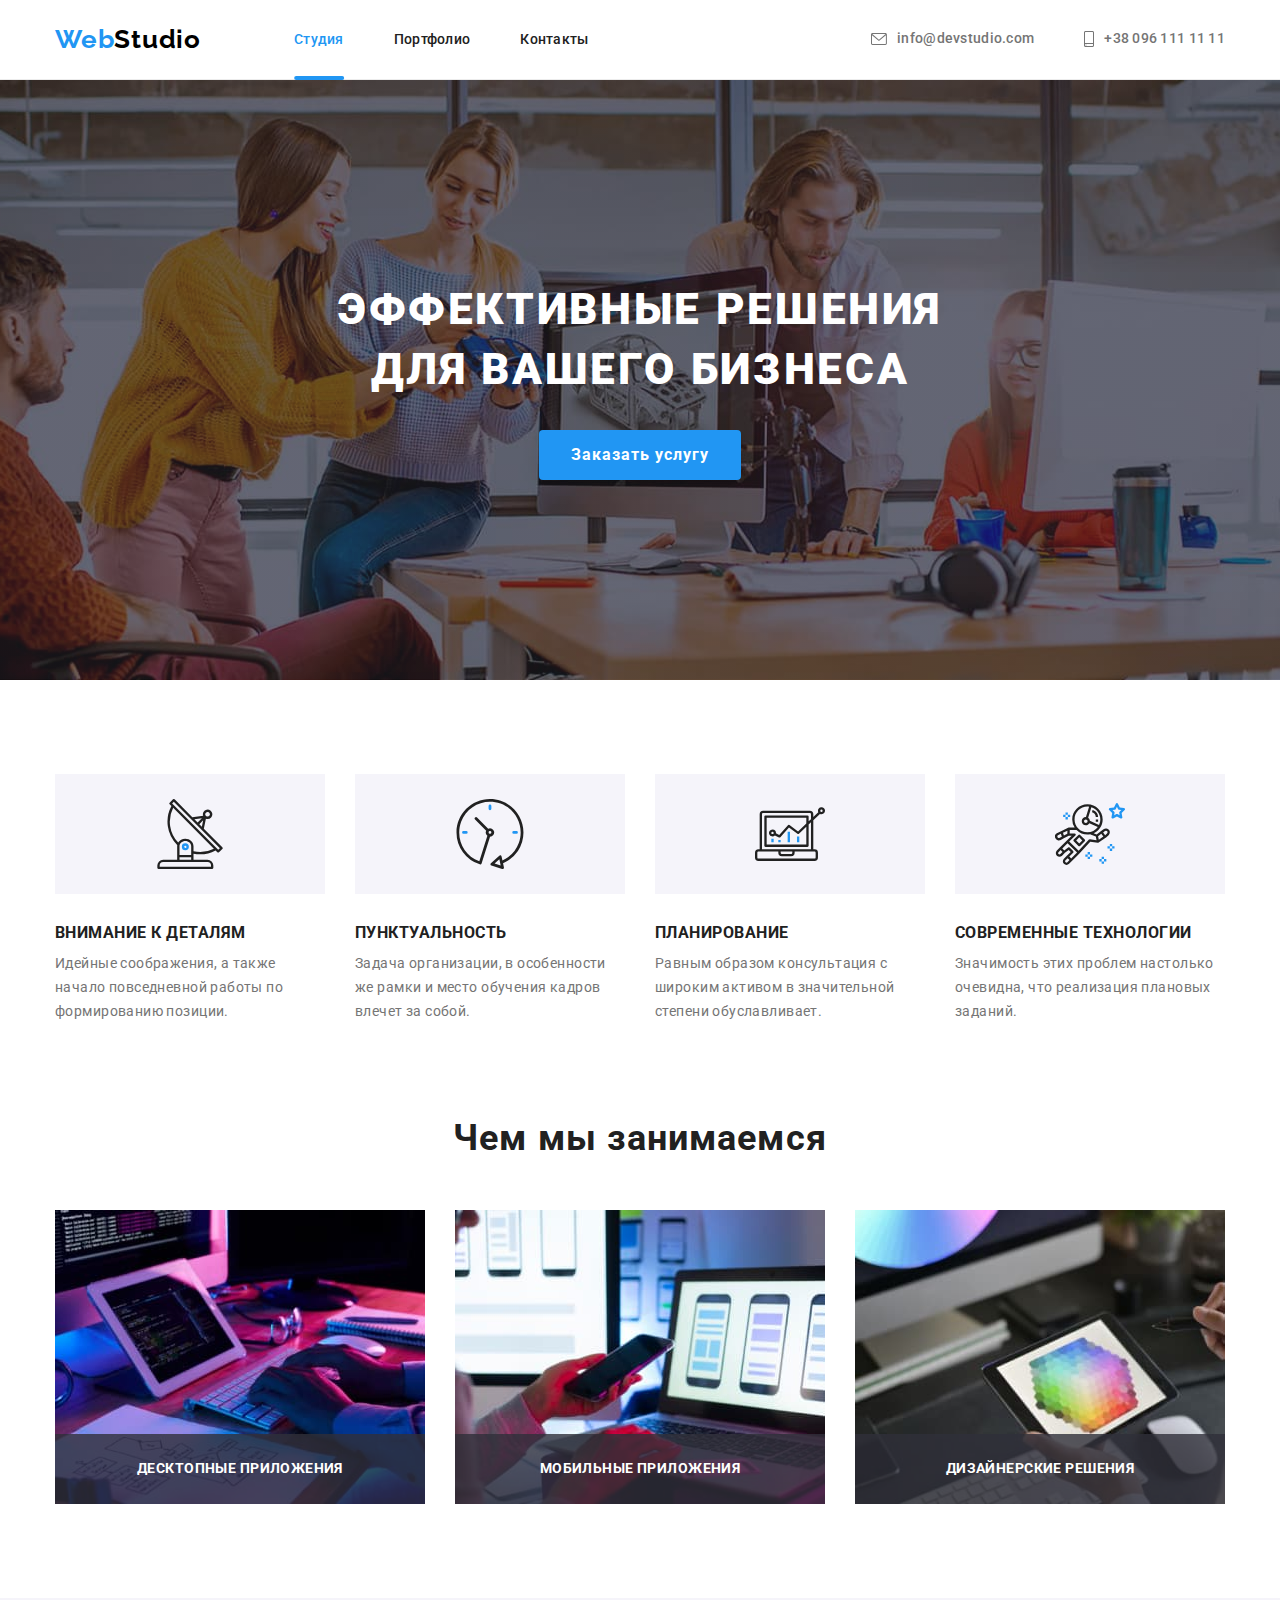
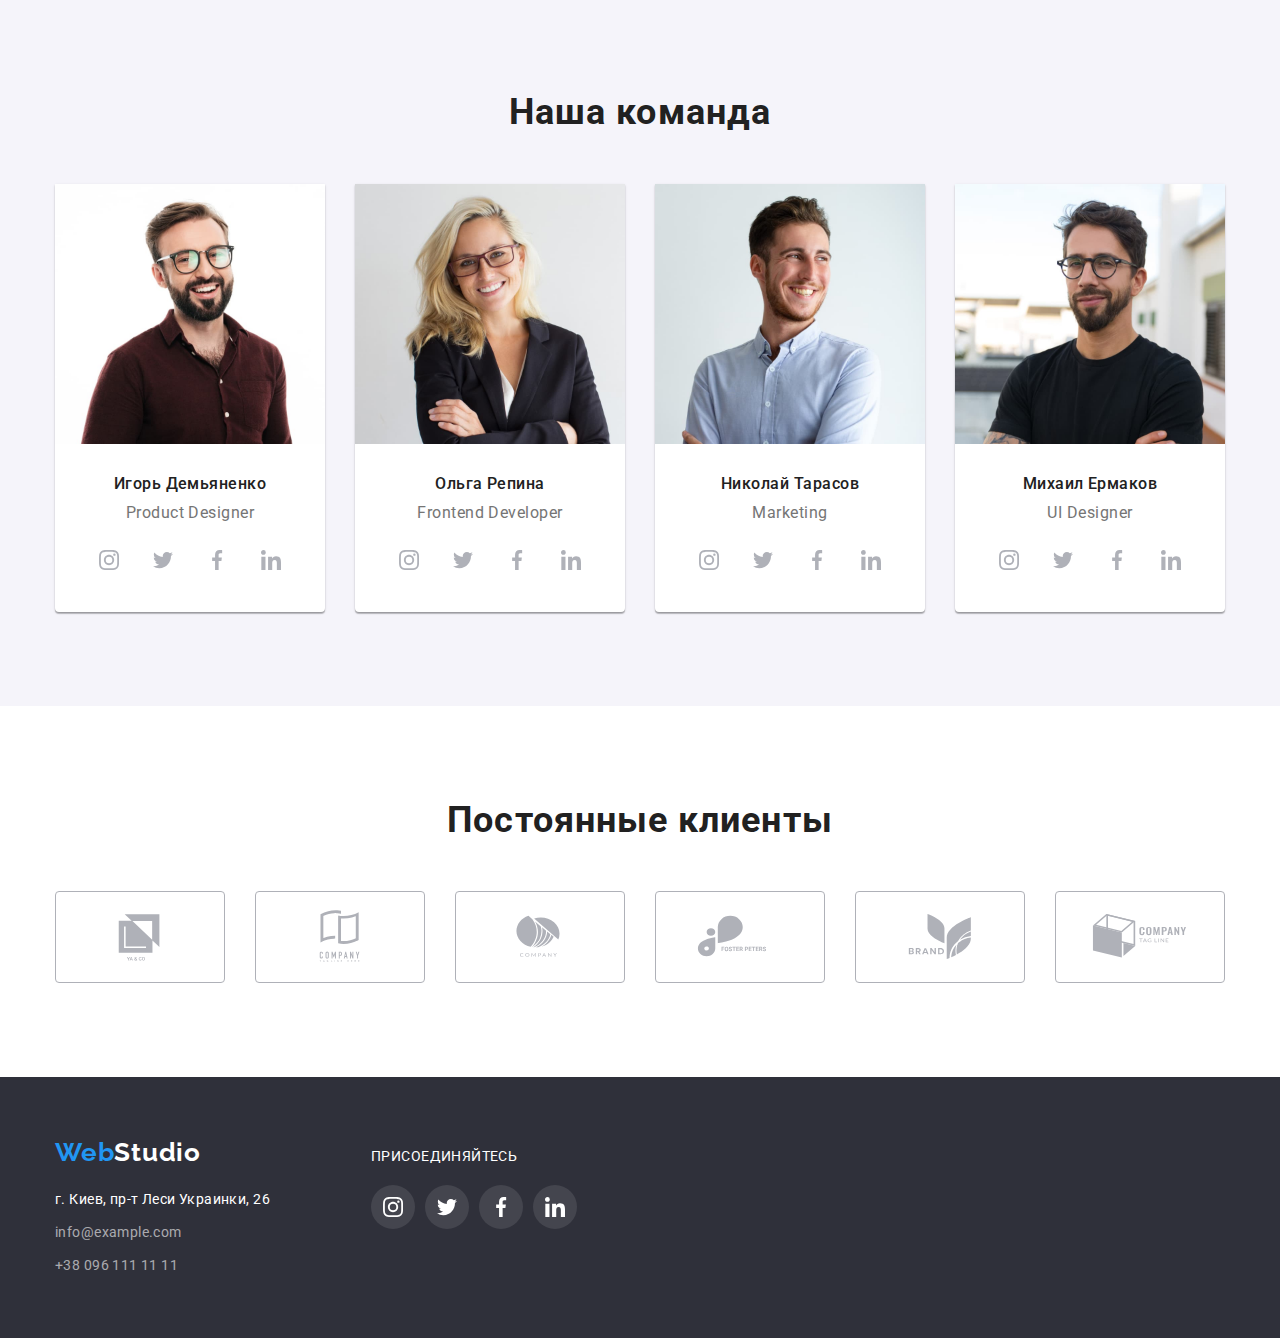
<file: index.html>
<!DOCTYPE html>
<html lang="ru">
  <head>
    <meta charset="UTF-8" />
    <meta http-equiv="X-UA-Compatible" content="IE=edge" />
    <meta name="viewport" content="width=device-width, initial-scale=1.0" />
    <link rel="preconnect" href="https://fonts.googleapis.com" />
    <link rel="preconnect" href="https://fonts.gstatic.com" crossorigin />
    <link
      href="https://fonts.googleapis.com/css2?family=Raleway:wght@700&family=Roboto:wght@400;500;700;900&display=swap"
      rel="stylesheet"
    />
    <link
      rel="stylesheet"
      href="https://cdnjs.cloudflare.com/ajax/libs/modern-normalize/1.1.0/modern-normalize.min.css"
    />
    <link
      rel="stylesheet"
      href="https://cdnjs.cloudflare.com/ajax/libs/animate.css/4.1.1/animate.min.css"
    />
    <title>WebStudio</title>
    <link rel="stylesheet" href="./css/styles.css" />
  </head>
  <body>
    <!-- Шапка -->
    <header class="header">
      <div class="container header-flex">
        <a href="./index.html" class="logo link">Web<span class="header-logo-text">Studio</span></a>
        <nav class="header-nav">
          <ul class="header-nav-list list">
            <li class="header-nav-item">
              <a href="./index.html" class="header-nav-link link active">Студия</a>
            </li>
            <li class="header-nav-item">
              <a href="./portfolio.html" class="header-nav-link link">Портфолио</a>
            </li>
            <li class="header-nav-item">
              <a href="" class="header-nav-link link">Контакты</a>
            </li>
          </ul>
        </nav>
        <ul class="header-cl list">
          <li class="header-cl-item">
            <a href="mailto:info@devstudio.com" class="header-cl-link link"
              ><svg class="email-icon" width="16" height="12">
                <use href="./images/icons.svg#icon-email"></use></svg
              >info@devstudio.com</a
            >
          </li>
          <li class="header-cl-item">
            <a href="tel:+380961111111" class="header-cl-link link"
              ><svg class="phone-icon" width="10" height="16">
                <use href="./images/icons.svg#icon-phone"></use></svg
              >+38 096 111 11 11</a
            >
          </li>
        </ul>
      </div>
    </header>
    <!-- Главный контент -->
    <main>
      <!-- герой -->
      <section class="hero">
        <div class="container">
          <h1 class="hero-title">Эффективные решения для вашего бизнеса</h1>
          <button type="button" class="hero-btn" data-modal-open>Заказать услугу</button>
        </div>
      </section>
      <!-- Особенности -->
      <section class="features section">
        <div class="container">
          <h2 class="visually-hidden">Особенности</h2>
          <ul class="features-list list">
            <li class="features-item">
              <div class="features-item-img">
                <svg class="features-item-img-vector" width="70" height="70">
                  <use href="./images/icons.svg#icon-antenna"></use>
                </svg>
              </div>
              <h3 class="features-item-title">Внимание к деталям</h3>
              <p class="features-item-subtitle">
                Идейные соображения, а также начало повседневной работы по формированию позиции.
              </p>
            </li>
            <li class="features-item">
              <div class="features-item-img">
                <svg class="features-item-img-vector" width="70" height="70">
                  <use href="./images/icons.svg#icon-clock"></use>
                </svg>
              </div>
              <h3 class="features-item-title">Пунктуальность</h3>
              <p class="features-item-subtitle">
                Задача организации, в особенности же рамки и место обучения кадров влечет за собой.
              </p>
            </li>
            <li class="features-item">
              <div class="features-item-img">
                <svg class="features-item-img-vector" width="70" height="70">
                  <use href="./images/icons.svg#icon-diagram"></use>
                </svg>
              </div>
              <h3 class="features-item-title">Планирование</h3>
              <p class="features-item-subtitle">
                Равным образом консультация с широким активом в значительной степени обуславливает.
              </p>
            </li>
            <li class="features-item">
              <div class="features-item-img">
                <svg class="features-item-img-vector" width="70" height="70">
                  <use href="./images/icons.svg#icon-astronaut"></use>
                </svg>
              </div>
              <h3 class="features-item-title">Современные технологии</h3>
              <p class="features-item-subtitle">
                Значимость этих проблем настолько очевидна, что реализация плановых заданий.
              </p>
            </li>
          </ul>
        </div>
      </section>
      <!-- Чем мы занимаемся -->
      <section class="what-doing section">
        <div class="container">
          <h2 class="what-doing-title title">Чем мы занимаемся</h2>
          <ul class="what-doing-list list">
            <li class="what-doing-item">
              <div class="what-doing-item-thumb">
                <img src="./images/img.jpg" alt="набор кода" width="370" />
                <div class="what-doing-item-thumb-descr">
                  <p class="what-doing-item-descr">Десктопные приложения</p>
                </div>
              </div>
            </li>
            <li class="what-doing-item">
              <div class="what-doing-item-thumb">
                <img
                  src="./images/img-1.jpg"
                  alt="силует телефона на экране ноутбука"
                  width="370"
                />
                <div class="what-doing-item-thumb-descr">
                  <p class="what-doing-item-descr">Мобильные приложения</p>
                </div>
              </div>
            </li>
            <li class="what-doing-item">
              <div class="what-doing-item-thumb">
                <img src="./images/img-2.jpg" alt="выбор цвета на палитре" width="370" />
                <div class="what-doing-item-thumb-descr">
                  <p class="what-doing-item-descr">Дизайнерские решения</p>
                </div>
              </div>
            </li>
          </ul>
        </div>
      </section>
      <!-- Наша команда -->
      <section class="our-team section">
        <div class="container">
          <h2 class="our-team-title title">Наша команда</h2>
          <ul class="our-team-list list">
            <li class="our-team-item">
              <img src="./images/igor.jpg" alt="фото дизайнера" width="270" />
              <div class="team-info">
                <h3 class="our-team-item-title">Игорь Демьяненко</h3>
                <p lang="en" class="our-team-item-subtitle">Product Designer</p>
                <ul class="our-team-soc-list list">
                  <li class="our-team-soc-item">
                    <a href="" class="our-team-soc-link link"
                      ><svg class="our-team-soc-img" width="20" height="20">
                        <use href="./images/icons.svg#icon-instagram"></use></svg
                    ></a>
                  </li>
                  <li class="our-team-soc-item">
                    <a href="" class="our-team-soc-link link"
                      ><svg class="our-team-soc-img" width="20" height="20">
                        <use href="./images/icons.svg#icon-twitter"></use></svg
                    ></a>
                  </li>
                  <li class="our-team-soc-item">
                    <a href="" class="our-team-soc-link link"
                      ><svg class="our-team-soc-img" width="20" height="20">
                        <use href="./images/icons.svg#icon-facebook"></use></svg
                    ></a>
                  </li>
                  <li class="our-team-soc-item">
                    <a href="" class="our-team-soc-link link"
                      ><svg class="our-team-soc-img" width="20" height="20">
                        <use href="./images/icons.svg#icon-linkedin"></use></svg
                    ></a>
                  </li>
                </ul>
              </div>
            </li>
            <li class="our-team-item">
              <img src="./images/olga.jpg" alt="фото разработчика" width="270" />
              <div class="team-info">
                <h3 class="our-team-item-title">Ольга Репина</h3>
                <p lang="en" class="our-team-item-subtitle">Frontend Developer</p>
                <ul class="our-team-soc-list list">
                  <li class="our-team-soc-item">
                    <a href="" class="our-team-soc-link link"
                      ><svg class="our-team-soc-img" width="20" height="20">
                        <use href="./images/icons.svg#icon-instagram"></use></svg
                    ></a>
                  </li>
                  <li class="our-team-soc-item">
                    <a href="" class="our-team-soc-link link"
                      ><svg class="our-team-soc-img" width="20" height="20">
                        <use href="./images/icons.svg#icon-twitter"></use></svg
                    ></a>
                  </li>
                  <li class="our-team-soc-item">
                    <a href="" class="our-team-soc-link link"
                      ><svg class="our-team-soc-img" width="20" height="20">
                        <use href="./images/icons.svg#icon-facebook"></use></svg
                    ></a>
                  </li>
                  <li class="our-team-soc-item">
                    <a href="" class="our-team-soc-link link"
                      ><svg class="our-team-soc-img" width="20" height="20">
                        <use href="./images/icons.svg#icon-linkedin"></use></svg
                    ></a>
                  </li>
                </ul>
              </div>
            </li>
            <li class="our-team-item">
              <img src="./images/nikola.jpg" alt="фото маркетолога" width="270" />
              <div class="team-info">
                <h3 class="our-team-item-title">Николай Тарасов</h3>
                <p lang="en" class="our-team-item-subtitle">Marketing</p>
                <ul class="our-team-soc-list list">
                  <li class="our-team-soc-item">
                    <a href="" class="our-team-soc-link link"
                      ><svg class="our-team-soc-img" width="20" height="20">
                        <use href="./images/icons.svg#icon-instagram"></use></svg
                    ></a>
                  </li>
                  <li class="our-team-soc-item">
                    <a href="" class="our-team-soc-link link"
                      ><svg class="our-team-soc-img" width="20" height="20">
                        <use href="./images/icons.svg#icon-twitter"></use></svg
                    ></a>
                  </li>
                  <li class="our-team-soc-item">
                    <a href="" class="our-team-soc-link link"
                      ><svg class="our-team-soc-img" width="20" height="20">
                        <use href="./images/icons.svg#icon-facebook"></use></svg
                    ></a>
                  </li>
                  <li class="our-team-soc-item">
                    <a href="" class="our-team-soc-link link"
                      ><svg class="our-team-soc-img" width="20" height="20">
                        <use href="./images/icons.svg#icon-linkedin"></use></svg
                    ></a>
                  </li>
                </ul>
              </div>
            </li>
            <li class="our-team-item">
              <img src="./images/miha.jpg" alt="фото графического дизайнера" width="270" />
              <div class="team-info">
                <h3 class="our-team-item-title">Михаил Ермаков</h3>
                <p lang="en" class="our-team-item-subtitle">UI Designer</p>
                <ul class="our-team-soc-list list">
                  <li class="our-team-soc-item">
                    <a href="" class="our-team-soc-link link"
                      ><svg class="our-team-soc-img" width="20" height="20">
                        <use href="./images/icons.svg#icon-instagram"></use></svg
                    ></a>
                  </li>
                  <li class="our-team-soc-item">
                    <a href="" class="our-team-soc-link link"
                      ><svg class="our-team-soc-img" width="20" height="20">
                        <use href="./images/icons.svg#icon-twitter"></use></svg
                    ></a>
                  </li>
                  <li class="our-team-soc-item">
                    <a href="" class="our-team-soc-link link"
                      ><svg class="our-team-soc-img" width="20" height="20">
                        <use href="./images/icons.svg#icon-facebook"></use></svg
                    ></a>
                  </li>
                  <li class="our-team-soc-item">
                    <a href="" class="our-team-soc-link link"
                      ><svg class="our-team-soc-img" width="20" height="20">
                        <use href="./images/icons.svg#icon-linkedin"></use></svg
                    ></a>
                  </li>
                </ul>
              </div>
            </li>
          </ul>
        </div>
      </section>
      <!-- клиенты -->
      <section class="our-clients section">
        <div class="container">
          <h2 class="our-clients-title title">Постоянные клиенты</h2>
          <ul class="our-clients-list list">
            <li class="our-clients-item">
              <a class="our-clients-link link" href=""
                ><svg class="our-clients-img" width="106" height="60">
                  <use href="./images/icons.svg#icon-logo"></use></svg
              ></a>
            </li>
            <li class="our-clients-item">
              <a class="our-clients-link link" href=""
                ><svg class="our-clients-img" width="106" height="60">
                  <use href="./images/icons.svg#icon-logo-1"></use></svg
              ></a>
            </li>
            <li class="our-clients-item">
              <a class="our-clients-link link" href=""
                ><svg class="our-clients-img" width="106" height="60">
                  <use href="./images/icons.svg#icon-logo-2"></use></svg
              ></a>
            </li>
            <li class="our-clients-item">
              <a class="our-clients-link link" href=""
                ><svg class="our-clients-img" width="106" height="60">
                  <use href="./images/icons.svg#icon-logo-3"></use></svg
              ></a>
            </li>
            <li class="our-clients-item">
              <a class="our-clients-link link" href=""
                ><svg class="our-clients-img" width="106" height="60">
                  <use href="./images/icons.svg#icon-logo-4"></use></svg
              ></a>
            </li>
            <li class="our-clients-item">
              <a class="our-clients-link link" href=""
                ><svg class="our-clients-img" width="106" height="60">
                  <use href="./images/icons.svg#icon-logo-5"></use></svg
              ></a>
            </li>
          </ul>
        </div>
      </section>
    </main>
    <!-- Футер -->
    <footer class="footer">
      <div class="container">
        <div class="footer-wraper">
          <div class="footer-nav">
            <div class="footer-logo">
              <a href="./index.html" class="logo footer-logo link"
                >Web<span class="footer-logo-text">Studio</span></a
              >
            </div>
            <address>
              <ul class="footer-cl list">
                <li class="footer-nav-item">
                  <a
                    href="https://goo.gl/maps/3YyCsxuDANo3jjF6A"
                    target="_blank"
                    class="footer-adress-link link"
                    >г. Киев, пр-т Леси Украинки, 26</a
                  >
                </li>
                <li class="footer-nav-item">
                  <a href="mailto:info@example.com" class="footer-cl-link link">info@example.com</a>
                </li>
                <li class="footer-nav-item">
                  <a href="tel:+380961111111" class="footer-cl-link link">+38 096 111 11 11</a>
                </li>
              </ul>
            </address>
          </div>
          <div class="footer-soc">
            <p class="footer-soc-title">присоединяйтесь</p>
            <ul class="footer-soc-list list">
              <li class="footer-soc-item">
                <a href="" class="footer-soc-link link"
                  ><svg class="footer-soc-img" width="20" height="20">
                    <use href="./images/icons.svg#icon-instagram"></use></svg
                ></a>
              </li>
              <li class="footer-soc-item">
                <a href="" class="footer-soc-link link"
                  ><svg class="footer-soc-img" width="20" height="20">
                    <use href="./images/icons.svg#icon-twitter"></use></svg
                ></a>
              </li>
              <li class="footer-soc-item">
                <a href="" class="footer-soc-link link"
                  ><svg class="footer-soc-img" width="20" height="20">
                    <use href="./images/icons.svg#icon-facebook"></use></svg
                ></a>
              </li>
              <li class="footer-soc-item">
                <a href="" class="footer-soc-link link"
                  ><svg class="footer-soc-img" width="20" height="20">
                    <use href="./images/icons.svg#icon-linkedin"></use></svg
                ></a>
              </li>
            </ul>
          </div>
        </div>
      </div>
    </footer>
    <div class="backdrop is-hidden" data-modal>
      <div class="modal">
        <button type="button" class="modal-close" data-modal-close>
          <svg class="modal-close-img" width="18" height="18">
            <use href="./images/icons.svg#icon-close"></use>
          </svg>
        </button>
      </div>
    </div>
    <script src="./js/modal.js"></script>
  </body>
</html>
</file>
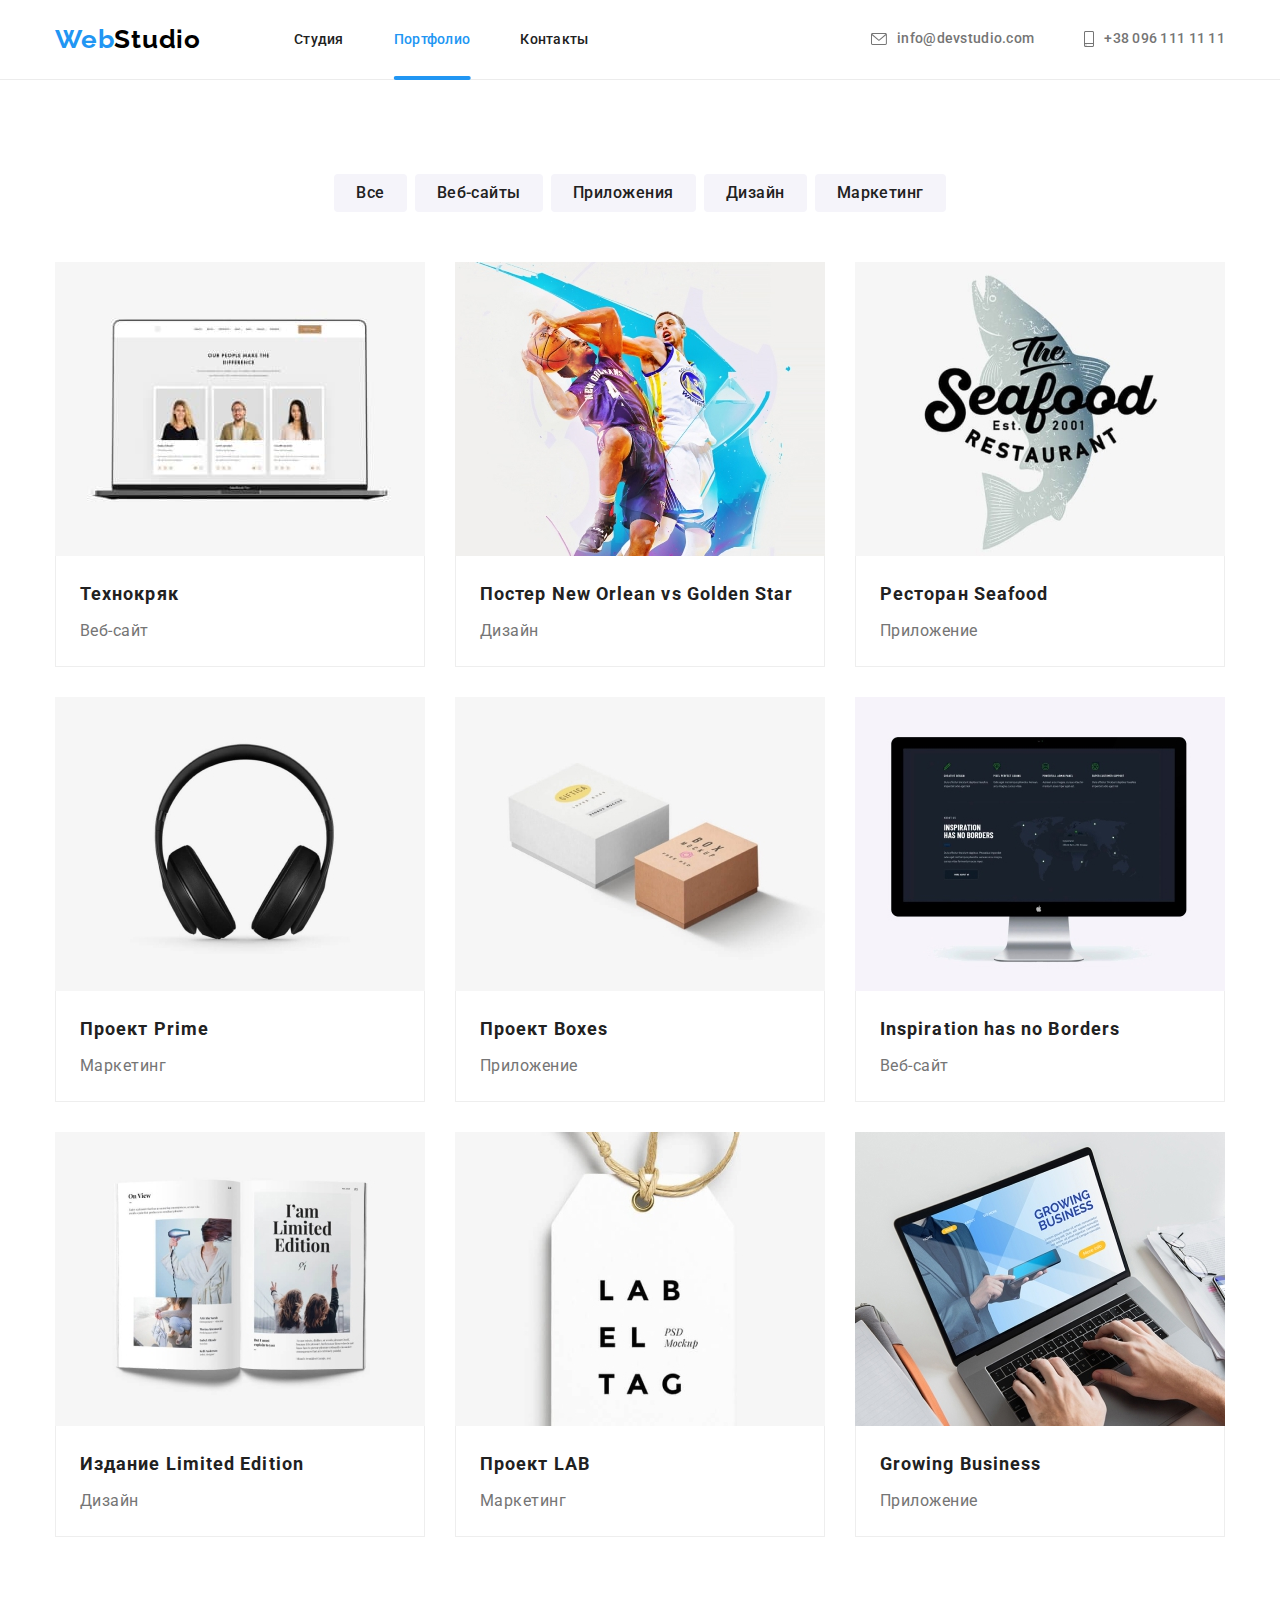
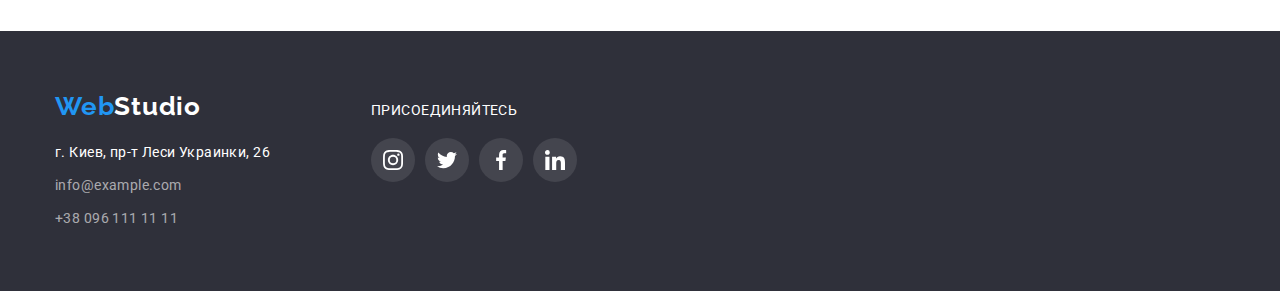
<file: portfolio.html>
<!DOCTYPE html>
<html lang="ru">
  <head>
    <meta charset="UTF-8" />
    <meta http-equiv="X-UA-Compatible" content="IE=edge" />
    <meta name="viewport" content="width=device-width, initial-scale=1.0" />
    <link rel="preconnect" href="https://fonts.googleapis.com" />
    <link rel="preconnect" href="https://fonts.gstatic.com" crossorigin />
    <link
      href="https://fonts.googleapis.com/css2?family=Raleway:wght@700&family=Roboto:wght@400;500;700;900&display=swap"
      rel="stylesheet"
    />
    <link
      rel="stylesheet"
      href="https://cdnjs.cloudflare.com/ajax/libs/modern-normalize/1.1.0/modern-normalize.min.css"
    />
    <title>WebStudio</title>
    <link rel="stylesheet" href="./css/styles.css" />
  </head>
  <body>
    <!-- Шапка -->
    <header class="header">
      <div class="container header-flex">
        <a href="./index.html" class="logo link">Web<span class="header-logo-text">Studio</span></a>
        <nav class="header-nav">
          <ul class="header-nav-list list">
            <li class="header-nav-item">
              <a href="./index.html" class="header-nav-link link">Студия</a>
            </li>
            <li class="header-nav-item">
              <a href="./portfolio.html" class="header-nav-link link active">Портфолио</a>
            </li>
            <li class="header-nav-item">
              <a href="" class="header-nav-link link">Контакты</a>
            </li>
          </ul>
        </nav>
        <ul class="header-cl list">
          <li class="header-cl-item">
            <a href="mailto:info@devstudio.com" class="header-cl-link link"
              ><svg class="email-icon" width="16" height="12">
                <use href="./images/icons.svg#icon-email"></use></svg
              >info@devstudio.com</a
            >
          </li>
          <li class="header-cl-item">
            <a href="tel:+380961111111" class="header-cl-link link"
              ><svg class="phone-icon" width="10" height="16">
                <use href="./images/icons.svg#icon-phone"></use></svg
              >+38 096 111 11 11</a
            >
          </li>
        </ul>
      </div>
    </header>
    <!-- Главный контент -->
    <main class="main-index">
      <div class="container">
        <section class="examples section">
          <h1 class="visually-hidden">Примеры работ</h1>
          <!-- Кнопки-фильтры -->
          <ul class="examples-btn-list list">
            <li class="examples-btn-list-item">
              <button type="button" class="examples-btn-item">Все</button>
            </li>
            <li class="examples-btn-list-item">
              <button type="button" class="examples-btn-item">Веб-сайты</button>
            </li>
            <li class="examples-btn-list-item">
              <button type="button" class="examples-btn-item">Приложения</button>
            </li>
            <li class="examples-btn-list-item">
              <button type="button" class="examples-btn-item">Дизайн</button>
            </li>
            <li class="examples-btn-list-item">
              <button type="button" class="examples-btn-item">Маркетинг</button>
            </li>
          </ul>
          <!-- Галерея -->
          <ul class="examples-list list">
            <li class="examples-item">
              <a href="" class="examples-item-link link">
                <div class="examples-item-img img">
                  <img src="./images/img-8-progressive.jpeg" alt="Веб-сайт" width="370" />
                  <p class="examples-item-img-cover">
                    Ресурс предлагает комплексные предложения с разным уровнем функционала и
                    сервисов. Все это позволит посетителю получить исчерпывающие сведения о компании
                    или частном лице.
                  </p>
                </div>
                <div class="examples-item-description">
                  <h2 class="examples-item-title">Технокряк</h2>
                  <p class="examples-item-subtitle">Веб-сайт</p>
                </div>
              </a>
            </li>
            <li class="examples-item">
              <a href="" class="examples-item-link link">
                <div class="examples-item-img img">
                  <img
                    src="./images/img-9-progressive.jpeg"
                    alt="Постер New Orlean vs Golden Star"
                    width="370"
                  />
                  <p class="examples-item-img-cover">
                    Ресурс предлагает комплексные предложения с разным уровнем функционала и
                    сервисов. Все это позволит посетителю получить исчерпывающие сведения о компании
                    или частном лице.
                  </p>
                </div>
                <div class="examples-item-description">
                  <h2 class="examples-item-title">Постер New Orlean vs Golden Star</h2>
                  <p class="examples-item-subtitle">Дизайн</p>
                </div>
              </a>
            </li>
            <li class="examples-item">
              <a href="" class="examples-item-link link">
                <div class="examples-item-img img">
                  <img src="./images/img-10-progressive.jpeg" alt="Ресторан Seafood" width="370" />
                  <p class="examples-item-img-cover">
                    Ресурс предлагает комплексные предложения с разным уровнем функционала и
                    сервисов. Все это позволит посетителю получить исчерпывающие сведения о компании
                    или частном лице.
                  </p>
                </div>
                <div class="examples-item-description">
                  <h2 class="examples-item-title">Ресторан Seafood</h2>
                  <p class="examples-item-subtitle">Приложение</p>
                </div>
              </a>
            </li>
            <li class="examples-item">
              <a href="" class="examples-item-link link">
                <div class="examples-item-img img">
                  <img src="./images/img-11-progressive.jpeg" alt="Головные наушники" width="370" />
                  <p class="examples-item-img-cover">
                    Ресурс предлагает комплексные предложения с разным уровнем функционала и
                    сервисов. Все это позволит посетителю получить исчерпывающие сведения о компании
                    или частном лице.
                  </p>
                </div>
                <div class="examples-item-description">
                  <h2 class="examples-item-title">Проект Prime</h2>
                  <p class="examples-item-subtitle">Маркетинг</p>
                </div>
              </a>
            </li>
            <li class="examples-item">
              <a href="" class="examples-item-link link">
                <div class="examples-item-img img">
                  <img
                    src="./images/img-12-progressive.jpeg"
                    alt="Белая и серая коробка"
                    width="370"
                  />
                  <p class="examples-item-img-cover">
                    Ресурс предлагает комплексные предложения с разным уровнем функционала и
                    сервисов. Все это позволит посетителю получить исчерпывающие сведения о компании
                    или частном лице.
                  </p>
                </div>
                <div class="examples-item-description">
                  <h2 class="examples-item-title">Проект Boxes</h2>
                  <p class="examples-item-subtitle">Приложение</p>
                </div>
              </a>
            </li>
            <li class="examples-item">
              <a href="" class="examples-item-link link">
                <div class="examples-item-img img">
                  <img src="./images/img-13-progressive.jpeg" alt="Веб-сайт" width="370" />
                  <p class="examples-item-img-cover">
                    Ресурс предлагает комплексные предложения с разным уровнем функционала и
                    сервисов. Все это позволит посетителю получить исчерпывающие сведения о компании
                    или частном лице.
                  </p>
                </div>
                <div class="examples-item-description">
                  <h2 class="examples-item-title">Inspiration has no Borders</h2>
                  <p class="examples-item-subtitle">Веб-сайт</p>
                </div>
              </a>
            </li>
            <li class="examples-item">
              <a href="" class="examples-item-link link">
                <div class="examples-item-img img">
                  <img src="./images/img-14-progressive.jpeg" alt="Разворот книги" width="370" />
                  <p class="examples-item-img-cover">
                    Ресурс предлагает комплексные предложения с разным уровнем функционала и
                    сервисов. Все это позволит посетителю получить исчерпывающие сведения о компании
                    или частном лице.
                  </p>
                </div>
                <div class="examples-item-description">
                  <h2 class="examples-item-title">Издание Limited Edition</h2>
                  <p class="examples-item-subtitle">Дизайн</p>
                </div>
              </a>
            </li>
            <li class="examples-item">
              <a href="" class="examples-item-link link">
                <div class="examples-item-img img">
                  <img src="./images/img-15-progressive.jpeg" alt="Бирка" width="370" />
                  <p class="examples-item-img-cover">
                    Ресурс предлагает комплексные предложения с разным уровнем функционала и
                    сервисов. Все это позволит посетителю получить исчерпывающие сведения о компании
                    или частном лице.
                  </p>
                </div>
                <div class="examples-item-description">
                  <h2 class="examples-item-title">Проект LAB</h2>
                  <p class="examples-item-subtitle">Маркетинг</p>
                </div>
              </a>
            </li>
            <li class="examples-item">
              <a href="" class="examples-item-link link">
                <div class="examples-item-img img">
                  <img
                    src="./images/img-16-progressive.jpeg"
                    alt="Печают на клавиутре ноутбука"
                    width="370"
                  />
                  <p class="examples-item-img-cover">
                    Ресурс предлагает комплексные предложения с разным уровнем функционала и
                    сервисов. Все это позволит посетителю получить исчерпывающие сведения о компании
                    или частном лице.
                  </p>
                </div>
                <div class="examples-item-description">
                  <h2 class="examples-item-title">Growing Business</h2>
                  <p class="examples-item-subtitle">Приложение</p>
                </div>
              </a>
            </li>
          </ul>
        </section>
      </div>
    </main>
    <!-- Футер -->
    <footer class="footer">
      <div class="container">
        <div class="footer-wraper">
          <div class="footer-nav">
            <div class="footer-logo">
              <a href="./index.html" class="logo footer-logo link"
                >Web<span class="footer-logo-text">Studio</span></a
              >
            </div>
            <address>
              <ul class="footer-cl list">
                <li class="footer-nav-item">
                  <a
                    href="https://goo.gl/maps/3YyCsxuDANo3jjF6A"
                    target="_blank"
                    class="footer-adress-link link"
                    >г. Киев, пр-т Леси Украинки, 26</a
                  >
                </li>
                <li class="footer-nav-item">
                  <a href="mailto:info@example.com" class="footer-cl-link link">info@example.com</a>
                </li>
                <li class="footer-nav-item">
                  <a href="tel:+380961111111" class="footer-cl-link link">+38 096 111 11 11</a>
                </li>
              </ul>
            </address>
          </div>
          <div class="footer-soc">
            <p class="footer-soc-title">присоединяйтесь</p>
            <ul class="footer-soc-list list">
              <li class="footer-soc-item">
                <a href="" class="footer-soc-link link"
                  ><svg class="footer-soc-img" width="20" height="20">
                    <use href="./images/icons.svg#icon-instagram"></use></svg
                ></a>
              </li>
              <li class="footer-soc-item">
                <a href="" class="footer-soc-link link"
                  ><svg class="footer-soc-img" width="20" height="20">
                    <use href="./images/icons.svg#icon-twitter"></use></svg
                ></a>
              </li>
              <li class="footer-soc-item">
                <a href="" class="footer-soc-link link"
                  ><svg class="footer-soc-img" width="20" height="20">
                    <use href="./images/icons.svg#icon-facebook"></use></svg
                ></a>
              </li>
              <li class="footer-soc-item">
                <a href="" class="footer-soc-link link"
                  ><svg class="footer-soc-img" width="20" height="20">
                    <use href="./images/icons.svg#icon-linkedin"></use></svg
                ></a>
              </li>
            </ul>
          </div>
        </div>
      </div>
    </footer>
  </body>
</html>
</file>
<file: css/styles.css>
:root {
  --main-text-color: #212121;
  --second-text-color: #757575;
  --third-text-color: #ffffff;
  --accent-text-color: #2196f3;
  --main-backgroud-color: #ffffff;
  --second-backgroud-color: #2f303a;
  --third-backgroud-color: #f5f4fa;
  --set-gap: 15px;
  --color-logo: #afb1b8;
}

body {
  margin: 0;
  font-family: Roboto, Arial, sans-serif;
  background-color: var(--main-backgroud-color);
  color: var(--main-text-color);
  font-size: 14px;
  line-height: 1.14;
}

img {
  display: block;
  max-width: 100%;
}

h1,
h2,
h3,
h4,
h5,
p,
ul {
  margin: 0;
  padding: 0;
}

.link {
  text-decoration: none;
}

.list {
  list-style-type: none;
  margin: 0;
  padding: 0;
}

.visually-hidden {
  position: absolute;
  white-space: nowrap;
  width: 1px;
  height: 1px;
  overflow: hidden;
  border: 0;
  padding: 0;
  clip: rect(0 0 0 0);
  clip-path: inset(50%);
  margin: -1px;
}

.container {
  margin-left: auto;
  margin-right: auto;
  width: 1200px;
  padding-right: 15px;
  padding-left: 15px;
}

.section {
  padding-top: 94px;
  padding-bottom: 94px;
}

.title {
  font-weight: bold;
  font-size: 36px;
  line-height: 1.16;
  text-align: center;
  letter-spacing: 0.03em;
  color: var(--main-text-color);

  margin-bottom: 50px;
}

/* Шапка  */

.header {
  border-bottom: 1px solid #ececec;
}

.header-flex {
  display: flex;
  align-items: center;
}

.logo {
  font-family: Raleway, Arial, sans-serif;
  color: var(--accent-text-color);
  font-weight: 700;
  font-size: 26px;
  line-height: 1.19;
  letter-spacing: 0.03em;
  margin-right: 93px;
}

.header-logo-text {
  color: #000000;
}

.header-nav-list,
.header-cl {
  font-weight: 500;
  letter-spacing: 0.02em;
  display: flex;
}

.header-nav-item:not(:last-child) {
  margin-right: 50px;
}

.header-nav-link {
  position: relative;
  padding-top: 32px;
  padding-bottom: 31px;
  display: block;
  color: var(--main-text-color);
  transition: color 250ms cubic-bezier(0.4, 0, 0.2, 1);
}

.header-nav-link.active {
  color: var(--accent-text-color);
}

.header-nav-link.active::after {
  position: absolute;
  bottom: -1px;
  left: 50%;
  transform: translateX(-50%);
  content: '';
  width: 100%;
  height: 4px;
  border-radius: 2px;
  background-color: var(--accent-text-color);
}

.header-cl {
  margin-left: auto;
}

.header-cl-link {
  display: flex;
  align-items: center;
  justify-content: center;
  color: var(--second-text-color);
  transition: color 250ms cubic-bezier(0.4, 0, 0.2, 1);
}

.header-cl-item:not(:last-child) {
  margin-right: 50px;
}

.email-icon {
  fill: currentColor;
  margin-right: 10px;
}

.phone-icon {
  fill: currentColor;
  margin-right: 10px;
}

.header-nav-link:hover,
.header-nav-link:focus,
.header-cl-link:hover,
.header-cl-link:focus {
  color: var(--accent-text-color);
  fill: currentColor;
}

/* Герой */

.hero {
  background-color: var(--second-backgroud-color);
  padding-top: 200px;
  padding-bottom: 200px;
  background-image: linear-gradient(rgba(47, 48, 58, 0.4), rgba(47, 48, 58, 0.4)),
    url(../images/hero-bg.jpg);
  background-repeat: no-repeat;
  background-position: center;
  background-size: cover;
  max-width: 1600px;
  margin: 0 auto;
}

.hero-title {
  font-weight: 900;
  font-size: 44px;
  line-height: 1.36;
  text-align: center;
  letter-spacing: 0.06em;
  text-transform: uppercase;
  color: var(--third-text-color);

  margin: 0 auto 30px;
  width: 696px;
}

.hero-btn {
  font-weight: 700;
  font-size: 16px;
  line-height: 1.88;
  display: flex;
  align-items: center;
  text-align: center;
  letter-spacing: 0.06em;
  color: var(--third-text-color);
  background-color: var(--accent-text-color);
  cursor: pointer;

  padding: 10px 32px;
  box-shadow: 0px 4px 4px rgba(0, 0, 0, 0.15);
  border-width: 0;
  border-radius: 4px;
  margin-left: auto;
  margin-right: auto;
  height: 50px;
  min-width: 200px;
  transition: background-color 300ms;
}

.hero-btn:hover,
.hero-btn:focus {
  background-color: #188ce8;
}

/* Особенности */

.features-list {
  display: flex;
  margin: calc(-1 * var(--set-gap));
}

.features-item {
  margin: var(--set-gap);
  width: 270px;
}

.features-item-img {
  height: 120px;
  background-color: var(--third-backgroud-color);
  margin-bottom: 30px;

  display: flex;
  align-items: center;
  justify-content: center;
}

.features-item-title {
  font-weight: 700;
  letter-spacing: 0.03em;
  text-transform: uppercase;
  color: var(--main-text-color);

  margin-bottom: 10px;
}

.features-item-subtitle {
  line-height: 1.71;
  letter-spacing: 0.03em;
  color: var(--second-text-color);
  margin: auto auto;
}

/* Чем мы занимаемся */

.what-doing {
  padding-top: 0;
}

.what-doing-list {
  display: flex;
  margin: calc(-1 * var(--set-gap));
}

.what-doing-item {
  margin: var(--set-gap);
}

.what-doing-item-thumb {
  position: relative;
}

.what-doing-item-thumb-descr {
  position: absolute;
  bottom: 0;
  left: 0;
  width: 100%;
  height: 70px;
  display: flex;
  justify-content: center;
  align-items: center;
  background-color: rgba(47, 48, 58, 0.8);
}

.what-doing-item-descr {
  font-weight: 700;
  /* text-align: center; */
  letter-spacing: 0.03em;
  text-transform: uppercase;
  color: var(--third-text-color);
}

/* Наша команда */

.our-team {
  background-color: var(--third-backgroud-color);
}

.our-team-list {
  display: flex;
  margin: calc(-1 * var(--set-gap));
}

.our-team-item {
  background-color: var(--third-text-color);
  font-size: 16px;
  line-height: 1.19;
  text-align: center;
  letter-spacing: 0.03em;
  margin: var(--set-gap);
  box-shadow: 0px 1px 3px rgba(0, 0, 0, 0.12), 0px 1px 1px rgba(0, 0, 0, 0.14),
    0px 2px 1px rgba(0, 0, 0, 0.2);
  border-radius: 0px 0px 4px 4px;
}

.team-info {
  padding-top: 30px;
  padding-bottom: 30px;
}

.our-team-item-title {
  font-size: 16px;
  font-weight: 500;
  color: var(--main-text-color);
  margin-bottom: 10px;
}

.our-team-item-subtitle {
  color: var(--second-text-color);
  margin-bottom: 16px;
}

.our-team-soc-list {
  display: flex;
  align-items: center;
  justify-content: center;
}

.our-team-soc-item + .our-team-soc-item {
  margin-left: 10px;
}

.our-team-soc-link {
  width: 44px;
  height: 44px;
  /* background-color: var(--main-backgroud-color); */
  border-radius: 50%;
  display: flex;
  align-items: center;
  justify-content: center;
  color: var(--color-logo);
  transition: color 250ms cubic-bezier(0.4, 0, 0.2, 1),
    background-color 250ms cubic-bezier(0.4, 0, 0.2, 1);
}

.our-team-soc-link:hover,
.our-team-soc-link:focus {
  color: var(--third-text-color);
  background-color: var(--accent-text-color);
}

.our-team-soc-img {
  fill: currentColor;
}

/* Постоянные клиенты */

.our-clients-list {
  display: flex;
  justify-content: space-between;
}

.our-clients-link {
  display: flex;
  align-items: center;
  justify-content: center;
  color: #afb1b8;
  width: 170px;
  height: 92px;
  border: 1px solid #afb1b8;
  box-sizing: border-box;
  border-radius: 4px;
  transition: color 250ms cubic-bezier(0.4, 0, 0.2, 1), border 250ms cubic-bezier(0.4, 0, 0.2, 1);
}

.our-clients-link:hover,
.our-clients-link:focus {
  color: var(--accent-text-color);
  border: 1px solid var(--accent-text-color);
}

.our-clients-img {
  fill: currentColor;
}

/* Примеры работ */

.examples-btn-list {
  display: flex;
  justify-content: center;
  margin-bottom: 50px;
}

.examples-btn-list-item:not(:last-child) {
  margin-right: 8px;
}

.examples-btn-item {
  background-color: var(--third-backgroud-color);
  color: var(--main-text-color);
  cursor: pointer;

  font-family: 'Roboto';
  font-weight: 500;
  font-size: 16px;
  line-height: 1.62;
  text-align: center;
  letter-spacing: 0.03em;

  padding: 6px 22px;
  border: 0;
  border-radius: 4px;

  transition: color 250ms cubic-bezier(0.4, 0, 0.2, 1),
    background-color 250ms cubic-bezier(0.4, 0, 0.2, 1),
    box-shadow 250ms cubic-bezier(0.4, 0, 0.2, 1);
}

.examples-btn-item:hover,
.examples-btn-item:focus {
  color: var(--third-text-color);
  background-color: var(--accent-text-color);
  box-shadow: 0px 3px 1px rgba(0, 0, 0, 0.1), 0px 1px 2px rgba(0, 0, 0, 0.08),
    0px 2px 2px rgba(0, 0, 0, 0.12);
}

.examples-list {
  display: flex;
  flex-wrap: wrap;
  margin: calc(-1 * var(--set-gap));
  /* margin-right: calc(-1 * var(--set-gap)); */
  /* margin-bottom: calc(-1 * var(--set-gap)); */
}

.examples-item {
  margin: var(--set-gap);
  flex-basis: calc(100% / 3 - (2 * var(--set-gap)));
}

.examples-item-link {
  display: block;
  transition: box-shadow 250ms cubic-bezier(0.4, 0, 0.2, 1);
}

.examples-item-link:hover,
.examples-item-link:focus {
  box-shadow: 0px 1px 1px rgba(0, 0, 0, 0.12), 0px 4px 4px rgba(0, 0, 0, 0.06),
    1px 4px 6px rgba(0, 0, 0, 0.16);
}

.examples-item-link:hover .examples-item-img-cover {
  transform: translateY(0);
}

.examples-item-img {
  position: relative;
  overflow: hidden;
}

.examples-item-img-cover {
  position: absolute;
  top: 0;
  left: 0;
  width: 100%;
  height: 100%;
  background-color: var(--accent-text-color);
  color: var(--third-text-color);
  display: flex;
  justify-content: center;
  align-items: center;
  padding: 63px 24px;
  font-size: 18px;
  line-height: 1.56;
  letter-spacing: 0.03em;
  transform: translateY(100%);
  transition: transform 250ms cubic-bezier(0.4, 0, 0.2, 1);
}

.examples-item-description {
  padding: 20px 24px;
  border-bottom: 1px solid #eeeeee;
  border-left: 1px solid #eeeeee;
  border-right: 1px solid #eeeeee;
}

.examples-item-title {
  font-weight: bold;
  font-size: 18px;
  line-height: 2;
  letter-spacing: 0.06em;
  color: var(--main-text-color);

  margin-bottom: 4px;
}

.examples-item-subtitle {
  font-size: 16px;
  line-height: 1.87;
  letter-spacing: 0.03em;
  color: var(--second-text-color);
}

/* Футер */

.footer {
  background-color: var(--second-backgroud-color);
}

.footer-wraper {
  padding: 60px 0;
  display: flex;
  align-items: baseline;
}

.footer-nav {
  width: 316px;
}

.footer-logo {
  margin-bottom: 20px;
}

.footer-logo-text {
  color: var(--third-text-color);
}

.footer-nav-item:not(:last-child) {
  margin-bottom: 9px;
}

.footer-cl {
  font-style: normal;
  line-height: 1.71;
  letter-spacing: 0.03em;
}

.footer-adress-link {
  color: var(--third-text-color);
  transition: color 250ms cubic-bezier(0.4, 0, 0.2, 1);
}

.footer-cl-link {
  color: rgba(255, 255, 255, 0.6);
  transition: color 250ms cubic-bezier(0.4, 0, 0.2, 1);
}

.footer-adress-link:hover,
.footer-adress-link:focus,
.footer-cl-link:hover,
.footer-cl-link:focus {
  color: var(--accent-text-color);
}

.footer-soc-title {
  letter-spacing: 0.03em;
  text-transform: uppercase;
  color: var(--main-backgroud-color);
  margin-bottom: 20px;
}

.footer-soc-list {
  display: flex;
}

.footer-soc-item + .footer-soc-item {
  margin-left: 10px;
}

.footer-soc-link {
  display: flex;
  justify-content: center;
  align-items: center;
  width: 44px;
  height: 44px;
  border-radius: 50%;
  background-color: rgba(255, 255, 255, 0.1);
  color: var(--third-text-color);
  transition: background-color 250ms cubic-bezier(0.4, 0, 0.2, 1);
}

.footer-soc-link:hover,
.footer-soc-link:focus {
  background-color: var(--accent-text-color);
}

.footer-soc-img {
  fill: currentColor;
}

.backdrop {
  position: fixed;
  top: 0;
  height: 100%;
  width: 100%;
  background-color: rgba(0, 0, 0, 0.2);
  transition: opacity 300ms, visibility 300ms;
}

.is-hidden {
  opacity: 0;
  pointer-events: none;
  visibility: hidden;
}

.backdrop.is-hidden .modal {
  transform: translateY(100%) scale(0.1);
}

.modal {
  position: absolute;
  top: 50%;
  left: 50%;
  transform: translate(-50%, -50%) translateY(0) scale(1);
  width: 528px;
  min-height: 581px;
  background-color: var(--main-backgroud-color);
  box-shadow: 0px 1px 3px rgba(0, 0, 0, 0.12), 0px 1px 1px rgba(0, 0, 0, 0.14),
    0px 2px 1px rgba(0, 0, 0, 0.2);
  border-radius: 4px;
  transition: transform 500ms cubic-bezier(0.4, 0, 0.2, 1);
}

.modal-close {
  position: absolute;
  top: 8px;
  right: 8px;
  width: 30px;
  height: 30px;
  display: flex;
  align-items: center;
  cursor: pointer;
  border: 1px solid rgba(0, 0, 0, 0.1);
  border-radius: 50%;
  background-color: var(--main-backgroud-color);
}
</file>
